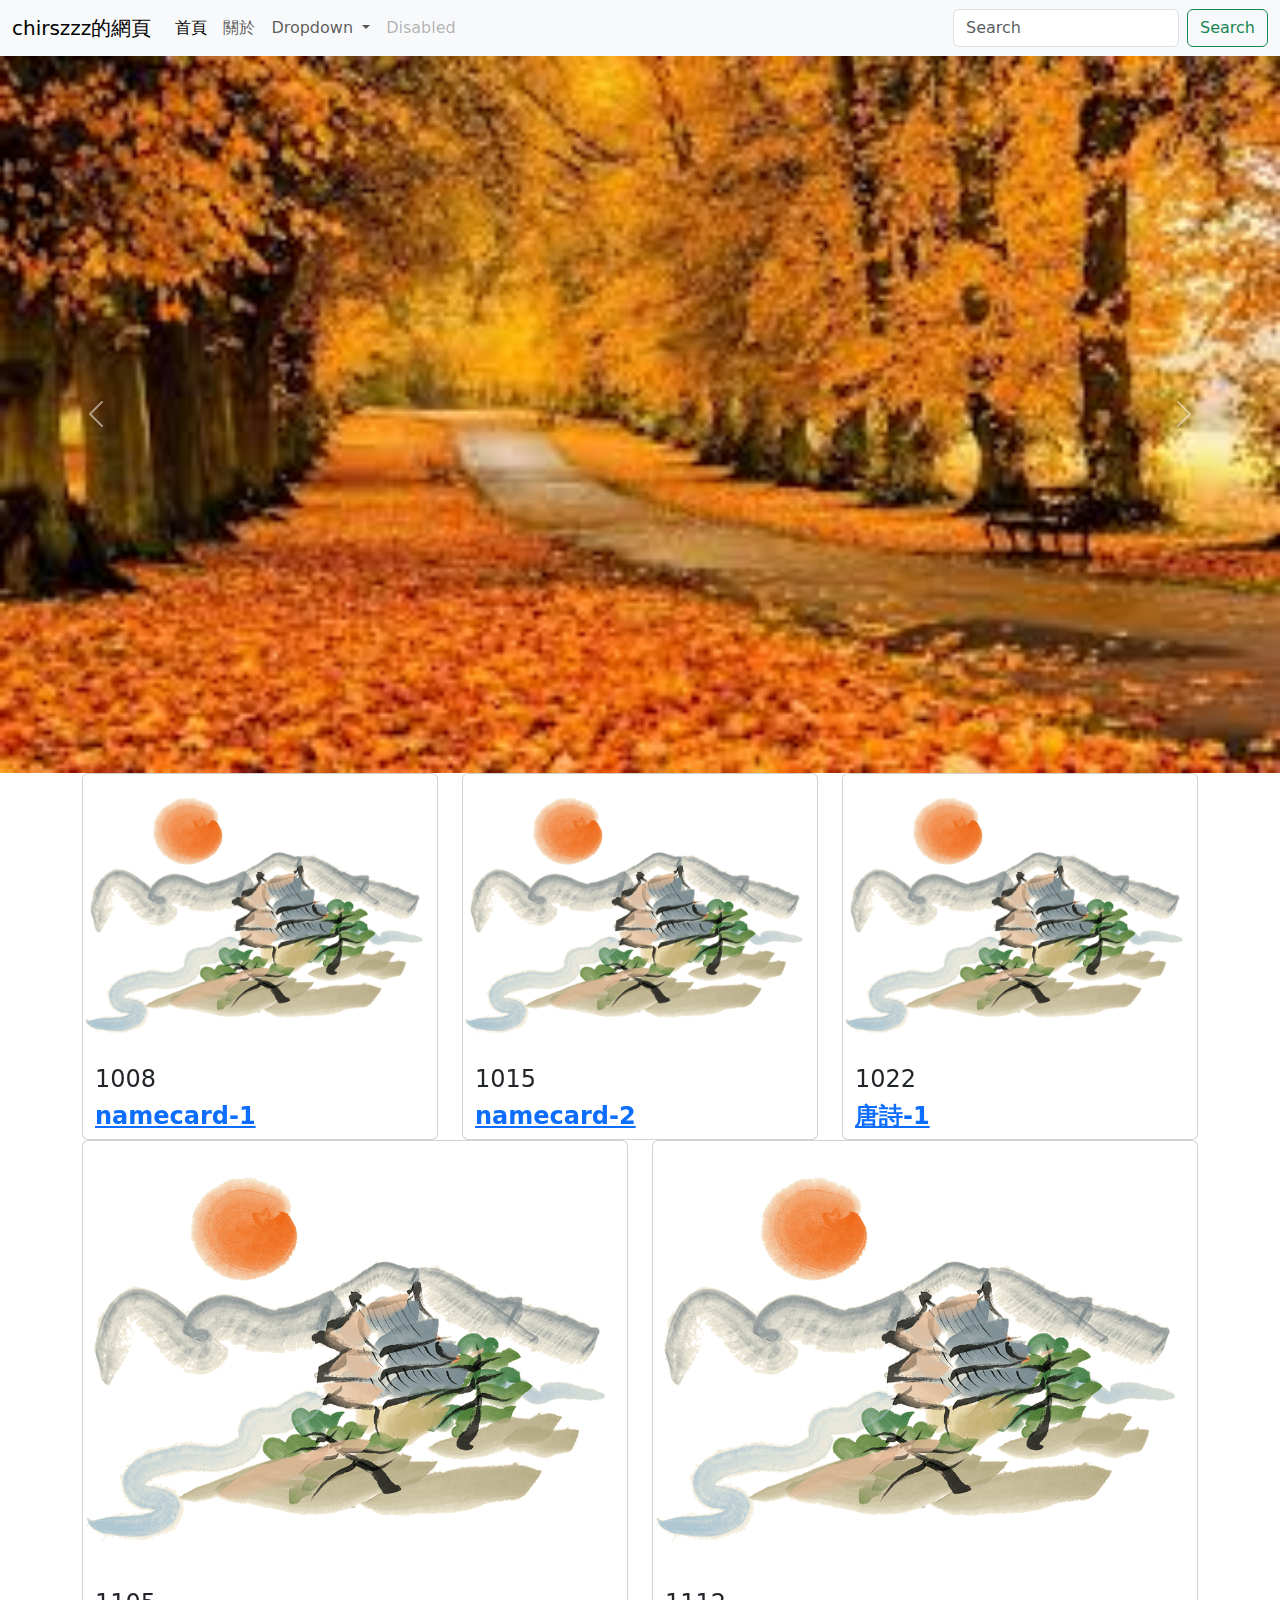
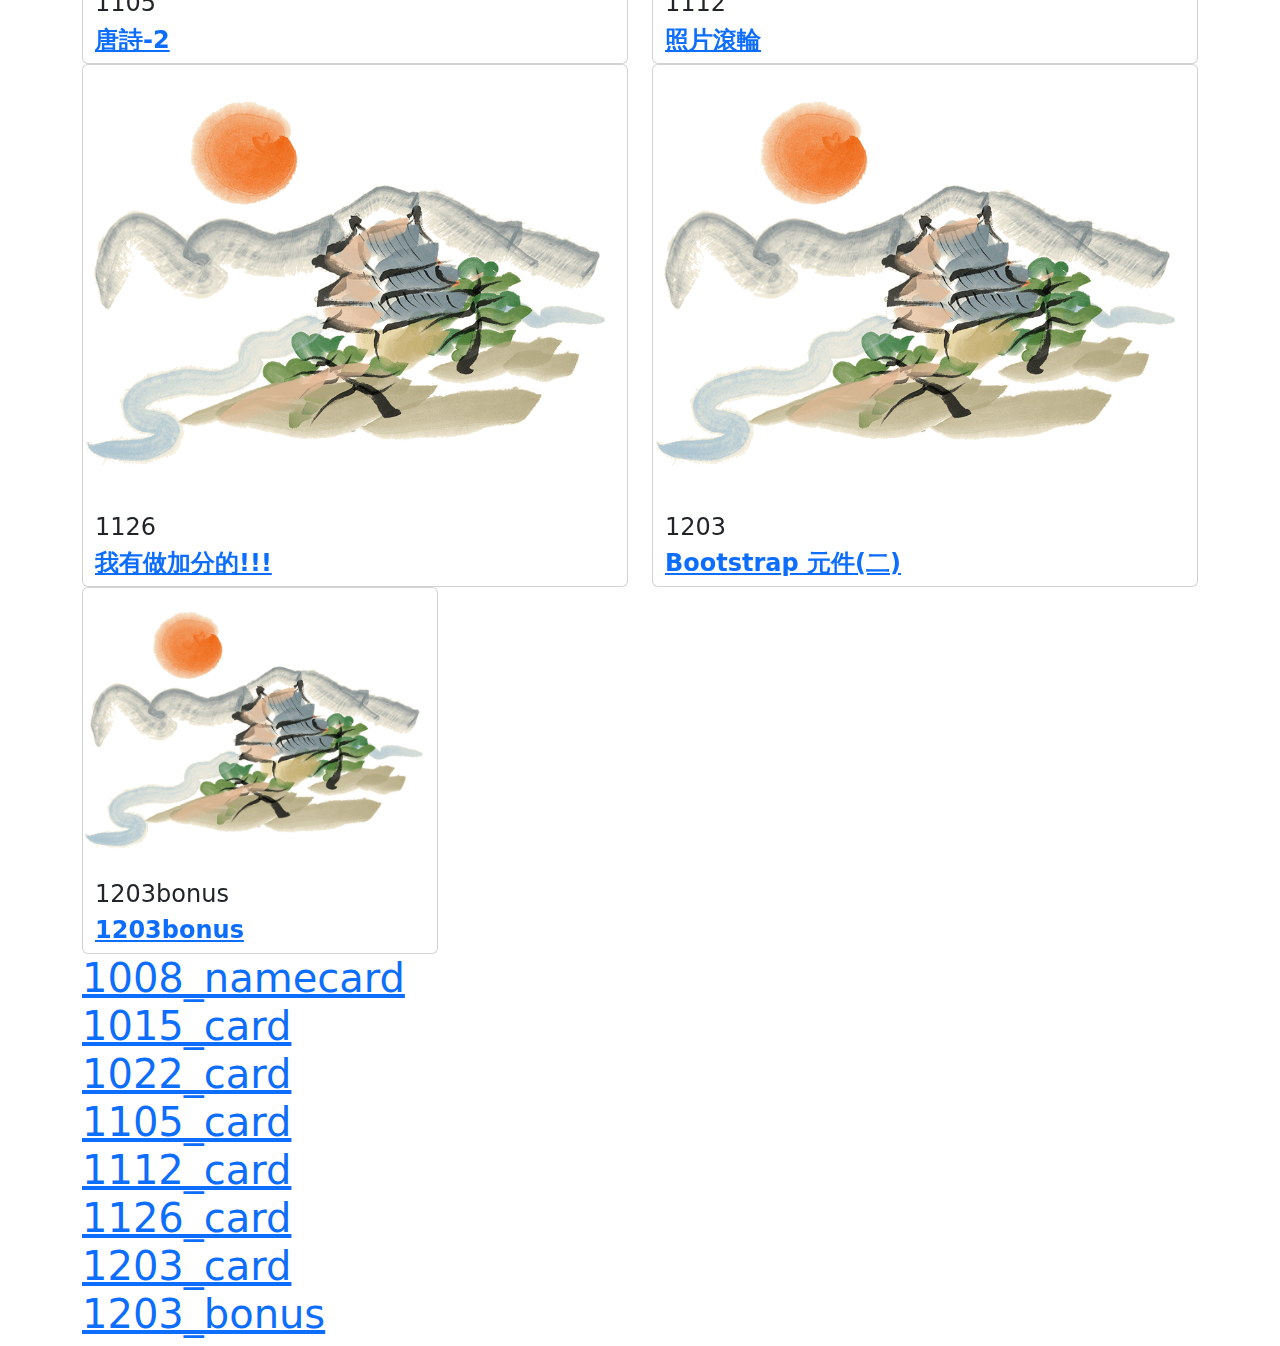
<file: index.html>
<!DOCTYPE html>

<html>

	<head>
		<meta charset="utf-8">
		<title>chris' NAMECARD</title>
		<link href="https://cdn.jsdelivr.net/npm/bootstrap@5.3.3/dist/css/bootstrap.min.css" rel="stylesheet" integrity="sha384-QWTKZyjpPEjISv5WaRU9OFeRpok6YctnYmDr5pNlyT2bRjXh0JMhjY6hW+ALEwIH" crossorigin="anonymous">
		<script src="https://cdn.jsdelivr.net/npm/bootstrap@5.3.3/dist/js/bootstrap.bundle.min.js" integrity="sha384-YvpcrYf0tY3lHB60NNkmXc5s9fDVZLESaAA55NDzOxhy9GkcIdslK1eN7N6jIeHz" crossorigin="anonymous"></script>
	</head>
	
	<body>
		<nav class="navbar navbar-expand-lg bg-body-tertiary">
			<div class="container-fluid">
			  <a class="navbar-brand" href="#">chirszzz的網頁</a>
			  <button class="navbar-toggler" type="button" data-bs-toggle="collapse" data-bs-target="#navbarSupportedContent" aria-controls="navbarSupportedContent" aria-expanded="false" aria-label="Toggle navigation">
				<span class="navbar-toggler-icon"></span>
			  </button>
			  <div class="collapse navbar-collapse" id="navbarSupportedContent">
				<ul class="navbar-nav me-auto mb-2 mb-lg-0">
				  <li class="nav-item">
					<a class="nav-link active" aria-current="page" href="#">首頁</a>
				  </li>
				  <li class="nav-item">
					<a class="nav-link" href="#">關於</a>
				  </li>
				  <li class="nav-item dropdown">
					<a class="nav-link dropdown-toggle" href="#" role="button" data-bs-toggle="dropdown" aria-expanded="false">
					  Dropdown
					</a>
					<ul class="dropdown-menu">
					  <li><a class="dropdown-item" href="#">Action</a></li>
					  <li><a class="dropdown-item" href="#">Another action</a></li>
					  <li><hr class="dropdown-divider"></li>
					  <li><a class="dropdown-item" href="#">Something else here</a></li>
					</ul>
				  </li>
				  <li class="nav-item">
					<a class="nav-link disabled" aria-disabled="true">Disabled</a>
				  </li>
				</ul>
				<form class="d-flex" role="search">
				  <input class="form-control me-2" type="search" placeholder="Search" aria-label="Search">
				  <button class="btn btn-outline-success" type="submit">Search</button>
				</form>
			  </div>
			</div>
		  </nav>
		
		  <div id="carouselExample" class="carousel slide">
			<div class="carousel-inner">
			  <div class="carousel-item active">
				<img src="/1112/fall.jpg" class="d-block w-100" alt="...">
			  </div>
			  <div class="carousel-item">
				<img src="/1112/summer.jpg" class="d-block w-100" alt="...">
			  </div>
			  <div class="carousel-item">
				<img src="/1112/spring.jpg" class="d-block w-100" alt="...">
			  </div>
			  <div class="carousel-item">
				<img src="/1112/winter.jpg" class="d-block w-100" alt="...">
			  </div>
			</div>
			<button class="carousel-control-prev" type="button" data-bs-target="#carouselExample" data-bs-slide="prev">
			  <span class="carousel-control-prev-icon" aria-hidden="true"></span>
			  <span class="visually-hidden">Previous</span>
			</button>
			<button class="carousel-control-next" type="button" data-bs-target="#carouselExample" data-bs-slide="next">
			  <span class="carousel-control-next-icon" aria-hidden="true"></span>
			  <span class="visually-hidden">Next</span>
			</button>
		  </div>
		
		  <div class="container">
			<div class="row">
				<div class="col-4"> 
					<div class='card'>
						<img src='/1105/1022/abc.png' alt='Avatar' style='width: 100%'>
							<div class='container'>
							<h4>1008</h4>
							<h4><b><a href=".\1008\index.html">namecard-1</a></b></h4>
							</div>
					</div>
				</div>
				
				<div class="col-4"> 
					<div class='card'>
						<img src='/1105/1022/abc.png' alt='Avatar' style='width: 100%'>
							<div class='container'>
							<h4>1015</h4>
							<h4><b><a href=".\1015\index.html">namecard-2</a></b></h4>
						    </div>
					</div>
				</div>
				<div class="col-4">
					<div class='card'>
						<img src='/1105/1022/abc.png' alt='Avatar' style='width: 100%'>
							<div class='container'>
							<h4>1022</h4>
							<h4><b><a href=".\1022\index.html">唐詩-1</a></b></h4>
						   </div>
					</div>
				</div>
			</div>
			<div class="row">
				<div class="col-6"> 
					<div class='card'>
						<img src='/1105/1022/abc.png' alt='Avatar' style='width: 100%'>
							<div class='container'>
							<h4>1105</h4>
							<h4><b><a href=".\1105\1022\index.html">唐詩-2</a></b></h4>
						    </div>
					</div>
				</div>
				<div class="col-6"> 
					<div class='card'>
						<img src='/1105/1022/abc.png' alt='Avatar' style='width: 100%'>
							<div class='container'>
							<h4>1112</h4>
							<h4><b><a href=".\1112\index.html">照片滾輪</a></b></h4>
						    </div>
					</div>
				</div>
				<div class="col-6"> 
					<div class='card'>
						<img src='/1105/1022/abc.png' alt='Avatar' style='width: 100%'>
							<div class='container'>
							<h4>1126</h4>
							<h4><b><a href=".\1126\index.html">我有做加分的!!!</a></b></h4>
						    </div>
					</div>
				</div>
				<div class="col-6"> 
					<div class='card'>
						<img src='/1105/1022/abc.png' alt='Avatar' style='width: 100%'>
							<div class='container'>
							<h4>1203</h4>
							<h4><b><a href=".\1203\index.html">Bootstrap 元件(二)</a></b></h4>
						    </div>
					</div>
				</div>
				<div class="col-4"> 
					<div class='card'>
						<img src='/1105/1022/abc.png' alt='Avatar' style='width: 100%'>
							<div class='container'>
							<h4>1203bonus</h4>
							<h4><b><a href=".\1203\bonus.index.html">1203bonus</a></b></h4>
							</div>
					</div>
				</div>
			<div>
		<div>
		<h1>
		<a href='./1008/1008_namecard.html'>
		1008_namecard
		</a><br />
		<a href='./1015/index.html'>
		1015_card
		</a><br />
		<a href='./1022/index.html'>
		1022_card
		</a><br />
		<a href='./1105/1022/index.html'>
		1105_card
		</a><br />
		<a href='./1112/index.html'>
		1112_card
		</a><br />
		<a href='./1126/index.html'>
		1126_card
		</a><br />
		<a href='./1203/index.html'>
		1203_card
		</a><br />
		<a href='./1203/bonus.index.html'>
		1203_bonus
		</a><br />
		</h1>
	</body>


</html>
</file>
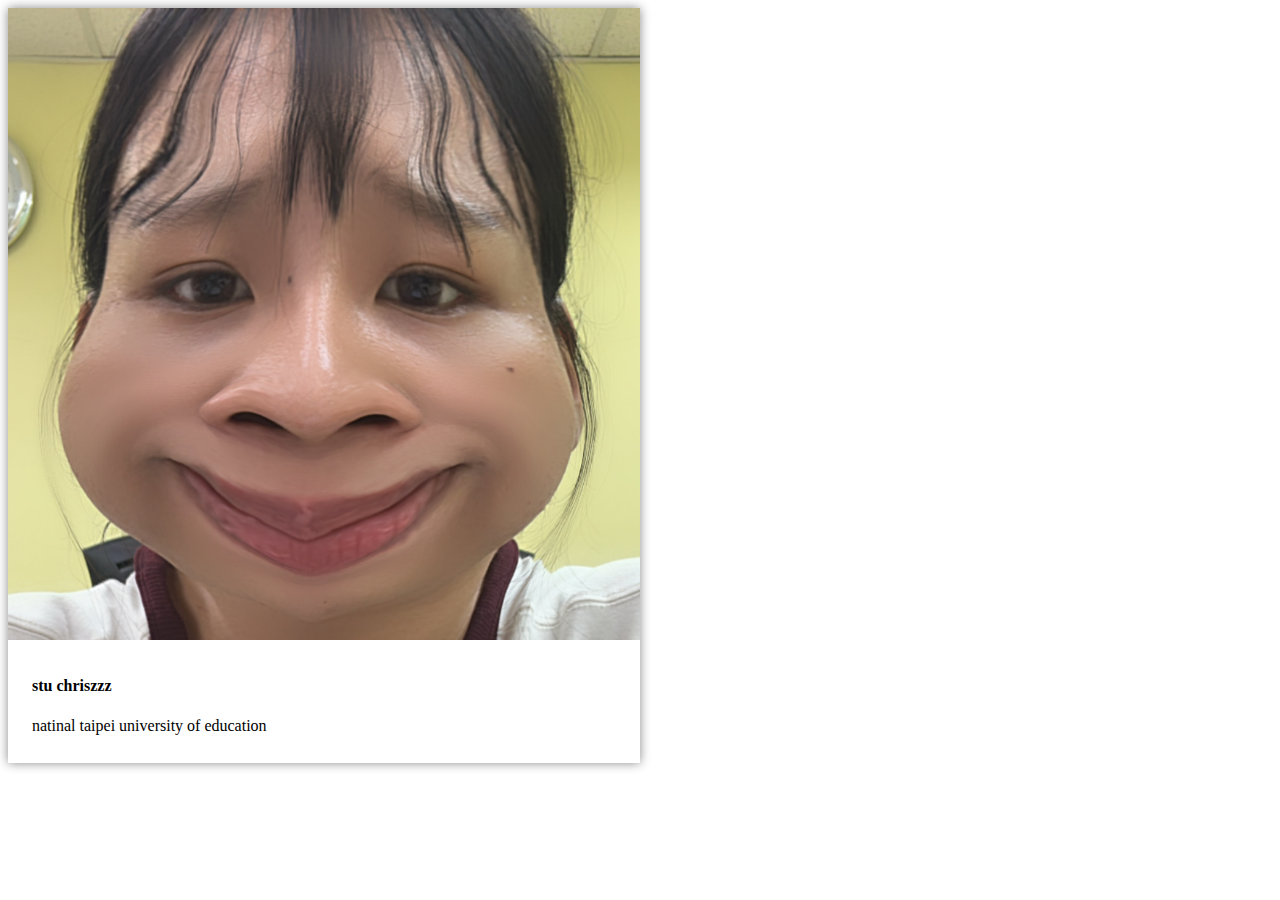
<file: 1015/index.html>
<!DOCTYPE html>

<html>
 <head>
 <meta charset='utf-8'>
 <title>Chriszzz</title>
 <style>
  .card{ width: 50%;
   box-shadow: 0px 0px 10px 0px #888888;
  }
  
  .container{ 
 padding: 12px 24px;
  }
  </style>
 
 
 
 </head>
 
 <body>
 <div class='card'>
<img src='img_avator.png' style='width:100%'>
<div class='container'>
   
   <h4> stu chriszzz</h4>
   <p> natinal taipei university of education</p>
</div>


</body>
</html>
</file>
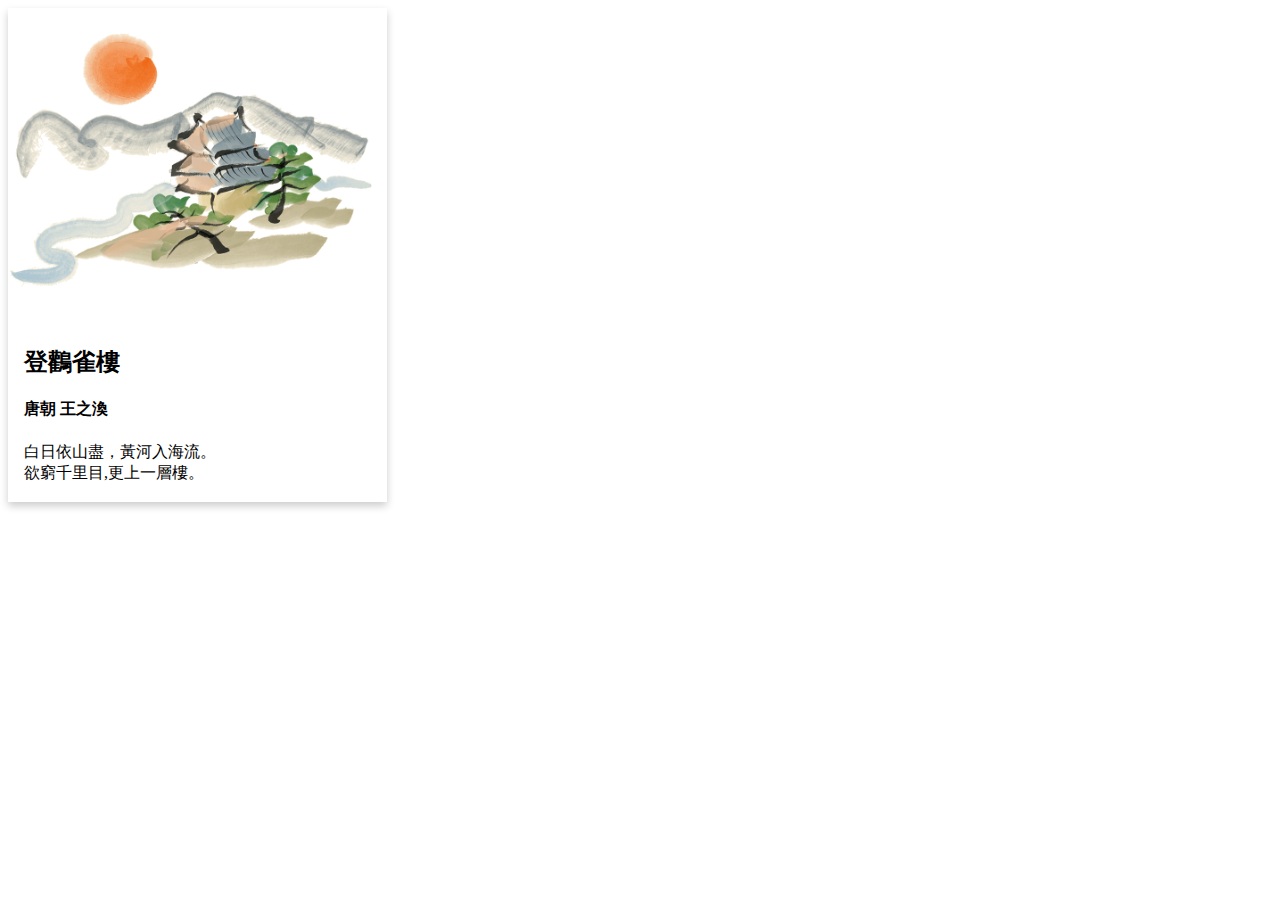
<file: 1022/index.html>
<!DOCTYPE html>
<html>
 <head>
  <link href="abc.css" rel="stylesheet" type="text/css">
 <link rel="preconnect" href="https://fonts.googleapis.com">
<link rel="preconnect" href="https://fonts.gstatic.com" crossorigin>
<link href="https://fonts.googleapis.com/css2?family=Noto+Serif+TC:wght@200..900&display=swap" rel="stylesheet">
</head>
<body>
<div class="card">
<img src="abc.png" style="width:100%">
<div class="container .noto-serif-tc-123">
<h2>登鸛雀樓</h2>
<h4><b>唐朝 王之渙</b></h4>
<p>白日依山盡，黃河入海流。<br/>
欲窮千里目,更上一層樓。</p>
</div>
</div>
</body>
</html>
</file>
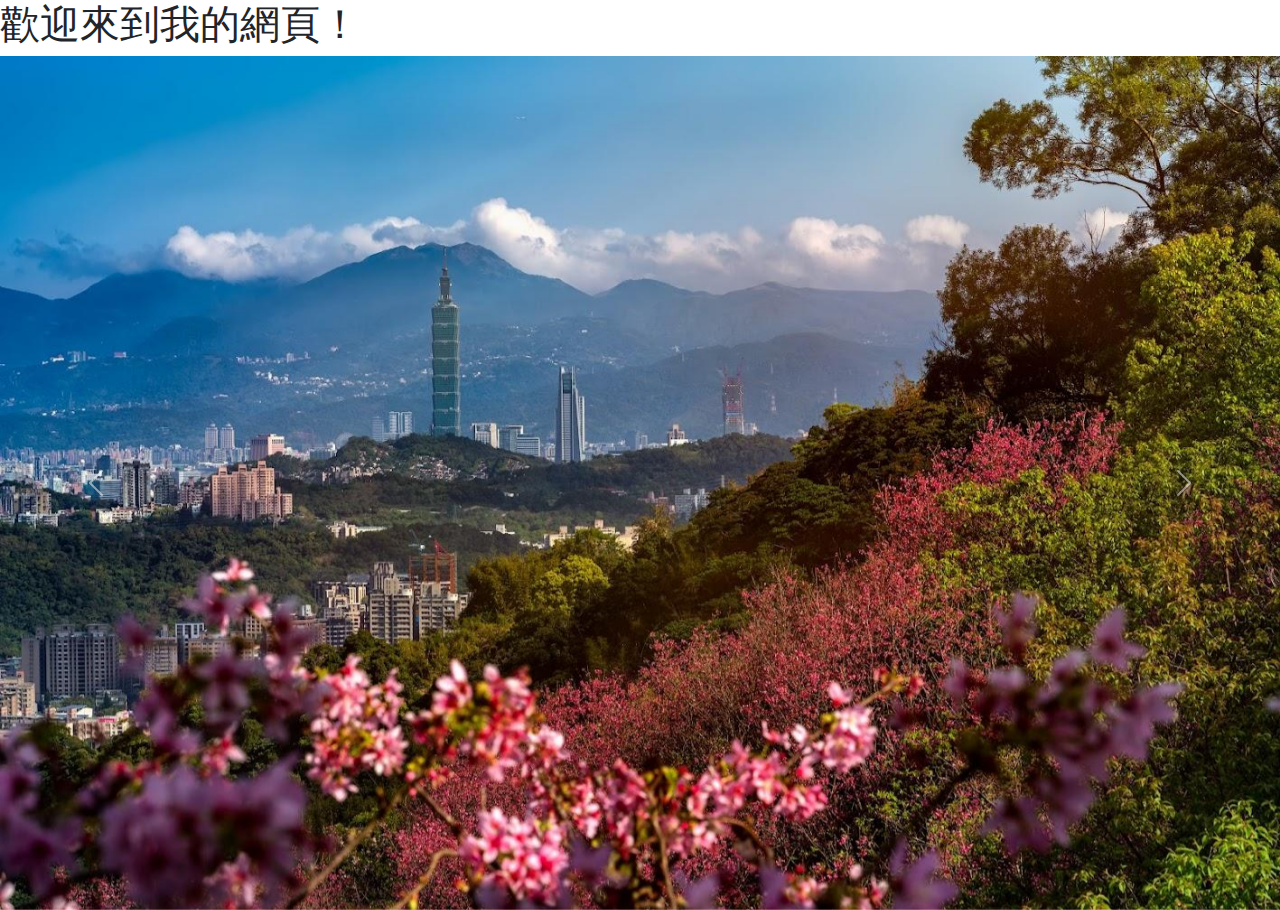
<file: 1112/index.html>
<!DOCTYPE html>
<html lang="zh-Hant">
<head>
    <meta charset="UTF-8">
    <meta name="viewport" content="width=device-width, initial-scale=1.0">
    <title>基本 HTML 網頁</title>
    <link href="https://cdn.jsdelivr.net/npm/bootstrap@5.3.3/dist/css/bootstrap.min.css" rel="stylesheet" integrity="sha384-QWTKZyjpPEjISv5WaRU9OFeRpok6YctnYmDr5pNlyT2bRjXh0JMhjY6hW+ALEwIH" crossorigin="anonymous">
<script src="https://cdn.jsdelivr.net/npm/bootstrap@5.3.3/dist/js/bootstrap.bundle.min.js" integrity="sha384-YvpcrYf0tY3lHB60NNkmXc5s9fDVZLESaAA55NDzOxhy9GkcIdslK1eN7N6jIeHz" crossorigin="anonymous"></script>
</head>
<body>
    <h1>歡迎來到我的網頁！</h1>
    <div id="carouselExample" class="carousel slide">
    <div class="carousel-inner">
      <div class="carousel-item active">
        <img src="spring.jpg" class="d-block w-100" alt="...">
      </div>
      <div class="carousel-item">
        <img src="summer.jpg" class="d-block w-100" alt="...">
      </div>
      <div class="carousel-item">
        <img src="fall.jpg" class="d-block w-100" alt="...">
      </div>
      <div class="carousel-item">
        <img src="winter.jpg" class="d-block w-100" alt="...">
      </div>
    </div>
    <button class="carousel-control-prev" type="button" data-bs-target="#carouselExample" data-bs-slide="prev">
      <span class="carousel-control-prev-icon" aria-hidden="true"></span>
      <span class="visually-hidden">Previous</span>
    </button>
    <button class="carousel-control-next" type="button" data-bs-target="#carouselExample" data-bs-slide="next">
      <span class="carousel-control-next-icon" aria-hidden="true"></span>
      <span class="visually-hidden">Next</span>
    </button>
  </div>
</body>
</html
</file>
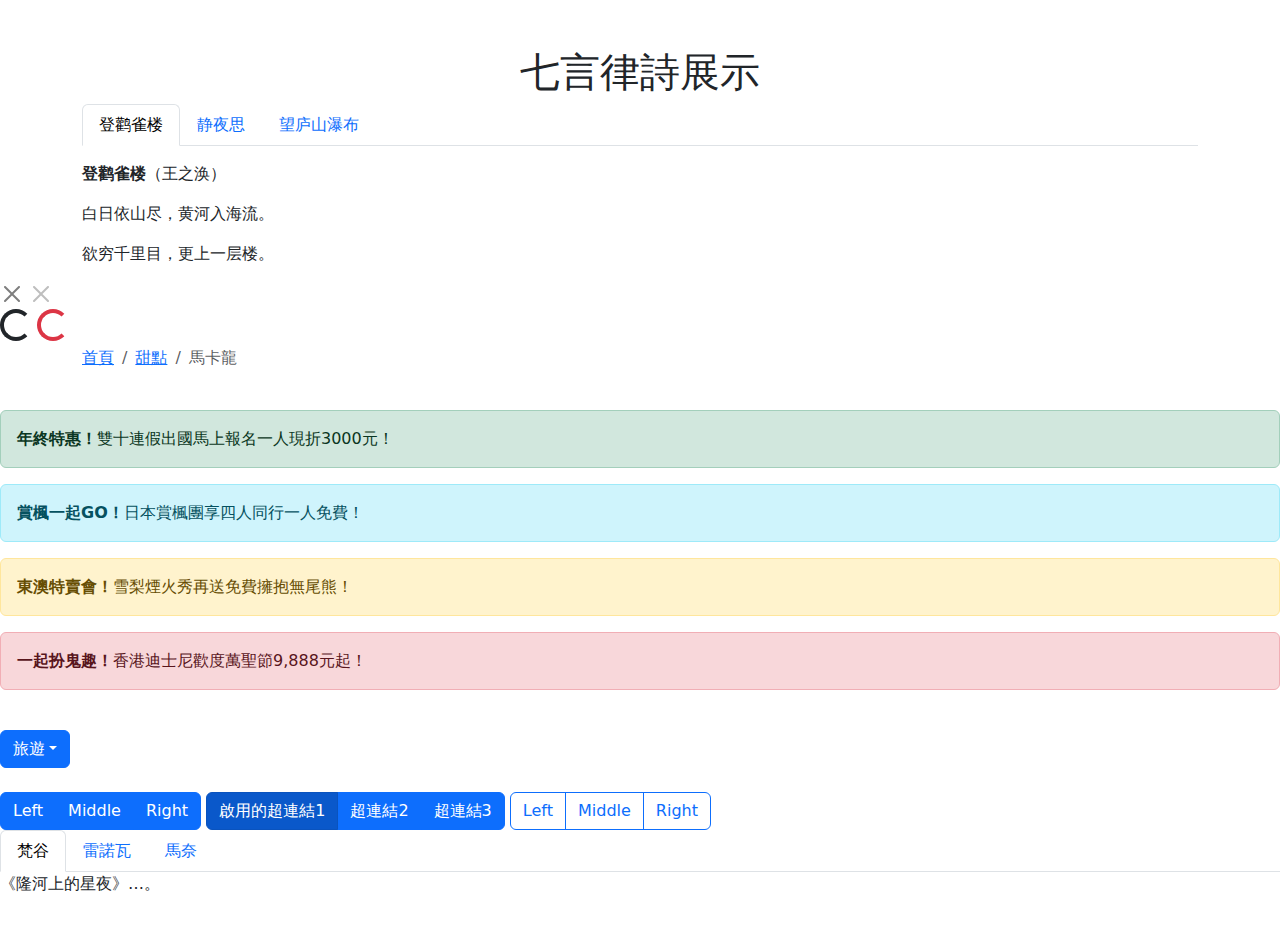
<file: 1126/index.html>
<!DOCTYPE html>
<html lang="zh-Hant">

<head>
    <meta charset="UTF-8">
    <meta name="viewport" content="width=device-width, initial-scale=1.0">
    <title>BOOTSTRAP</title>
    <link href="https://cdn.jsdelivr.net/npm/bootstrap@5.3.3/dist/css/bootstrap.min.css" rel="stylesheet"
        integrity="sha384-QWTKZyjpPEjISv5WaRU9OFeRpok6YctnYmDr5pNlyT2bRjXh0JMhjY6hW+ALEwIH" crossorigin="anonymous">
    <script src="https://cdn.jsdelivr.net/npm/bootstrap@5.3.3/dist/js/bootstrap.bundle.min.js"
        integrity="sha384-YvpcrYf0tY3lHB60NNkmXc5s9fDVZLESaAA55NDzOxhy9GkcIdslK1eN7N6jIeHz"
        crossorigin="anonymous"></script>
</head>

<body>
    <!DOCTYPE html>
<html lang="zh-Hant">
<head>
    <meta charset="UTF-8">
    <meta name="viewport" content="width=device-width, initial-scale=1.0">
    <title>七言律詩展示</title>
    <link href="https://cdn.jsdelivr.net/npm/bootstrap@5.3.3/dist/css/bootstrap.min.css" rel="stylesheet">
</head>
<body>
    <div class="container mt-5">
        <h1 class="text-center">七言律詩展示</h1>
        <ul class="nav nav-tabs" id="myTab" role="tablist">
            <li class="nav-item" role="presentation">
                <a class="nav-link active" id="tab1-tab" data-bs-toggle="tab" href="#tab1" role="tab" aria-controls="tab1" aria-selected="true">登鹳雀楼</a>
            </li>
            <li class="nav-item" role="presentation">
                <a class="nav-link" id="tab2-tab" data-bs-toggle="tab" href="#tab2" role="tab" aria-controls="tab2" aria-selected="false">静夜思</a>
            </li>
            <li class="nav-item" role="presentation">
                <a class="nav-link" id="tab3-tab" data-bs-toggle="tab" href="#tab3" role="tab" aria-controls="tab3" aria-selected="false">望庐山瀑布</a>
            </li>
        </ul>
        <div class="tab-content mt-3" id="myTabContent">
            <div class="tab-pane fade show active" id="tab1" role="tabpanel" aria-labelledby="tab1-tab">
                <p><strong>登鹳雀楼</strong>（王之涣）</p>
                <p>白日依山尽，黄河入海流。</p>
                <p>欲穷千里目，更上一层楼。</p>
            </div>
           
            <div class="tab-pane fade" id="tab2" role="tabpanel" aria-labelledby="tab2-tab">
                <p><strong>静夜思</strong>（李白）</p>
                <p>床前明月光，疑是地上霜。</p>
                <p>举头望明月，低头思故乡。</p>
            </div>
           
            <div class="tab-pane fade" id="tab3" role="tabpanel" aria-labelledby="tab3-tab">
                <p><strong>望庐山瀑布</strong>（李白）</p>
                <p>日照香炉生紫烟，遥看瀑布挂前川。</p>
                <p>飞流直下三千尺，疑是银河落九天。</p>
            </div>
        </div>
    </div>

    <script src="https://cdn.jsdelivr.net/npm/@popperjs/core@2.11.6/dist/umd/popper.min.js"></script>
    <script src="https://cdn.jsdelivr.net/npm/bootstrap@5.3.3/dist/js/bootstrap.min.js"></script>
</body>
</html>







    <button type="button" class="btn-close"></button>
    <button type="button" class="btn-close" disabled></button><br />
    <div class="spinner-border">
        <span class="visually-hidden">Loading...</span>
    </div>
    <div class="spinner-border text-danger">
        <span class="visually-hidden">Loading...</span>
    </div><br />
    <div class="container">
        <ul class="breadcrumb">
            <li class="breadcrumb-item"><a href="#">首頁</a></li>
            <li class="breadcrumb-item"><a href="#">甜點</a></li>
            <li class="breadcrumb-item active">馬卡龍</li>
        </ul>
    </div><br />
    <div class="alert alert-success" role="alert">
        <strong>年終特惠！</strong>雙十連假出國馬上報名一人現折3000元！
    </div>
    <div class="alert alert-info" role="alert">
        <strong>賞楓一起GO！</strong>日本賞楓團享四人同行一人免費！
    </div>
    <div class="alert alert-warning" role="alert">
        <strong>東澳特賣會！</strong>雪梨煙火秀再送免費擁抱無尾熊！
    </div>
    <div class="alert alert-danger" role="alert">
        <strong>一起扮鬼趣！</strong>香港迪士尼歡度萬聖節9,888元起！
    </div><br />
    <div class="dropdown">
        <button class="btn btn-primary dropdown-toggle" type="button" data-bs-toggle="dropdown">旅遊</button>
        <ul class="dropdown-menu">
            <li>
                <h4 class="dropdown-header">國外旅遊</h4>
            </li>
            <li><a class="dropdown-item " href="#">國外團體</a></li>
            <li><a class="dropdown-item " href="#">國外自由行</a></li>
            <li>
                <hr class="dropdown-divider">
            </li>
            <li>
                <h4 class="dropdown-header">國內旅遊</h4>
            </li>
            <li><a class="dropdown-item " href="#">國內團體</a></li>
            <li><a class="dropdown-item " href="#">國內自由行</a></li>
        </ul>
    </div><br />
    <div class="btn-group" role="group">
        <button type="button" class="btn btn-primary">Left</button>
        <button type="button" class="btn btn-primary">Middle</button>
        <button type="button" class="btn btn-primary">Right</button>
    </div>
    <div class="btn-group" role="group">
        <a href="#" class="btn btn-primary active">啟用的超連結1</a>
        <a href="#" class="btn btn-primary">超連結2</a>
        <a href="#" class="btn btn-primary">超連結3</a>
    </div>
    <div class="btn-group" role="group">
        <button type="button" class="btn btn-outline-primary">Left</button>
        <button type="button" class="btn btn-outline-primary">Middle</button>
        <button type="button" class="btn btn-outline-primary">Right</button>
    </div><br />
    <!-- 導覽元件 -->
    <ul class="nav nav-tabs" id="myTab">
        <li class="nav-item"><a class="nav-link active" data-bs-toggle="tab" href="#tab1">梵谷</a></li>
        <li class="nav-item"><a class="nav-link" data-bs-toggle="tab" href="#tab2">雷諾瓦</a></li>
        <li class="nav-item"><a class="nav-link" data-bs-toggle="tab" href="#tab3">馬奈</a></li>
    </ul>
    <!-- 標籤頁內容 -->
    <div class="tab-content" id="myTabContent">
        <div class="tab-pane fade show active" id="tab1">
            <p>《隆河上的星夜》…。</p>
        </div>
        <div class="tab-pane fade" id="tab2">
            <p>《煎餅磨坊的舞會》…。</p>
        </div>
        <div class="tab-pane fade" id="tab3">
            <p>《草地上的午餐》…。</p>
        </div>
    </div><br />

</body>

</html>
</file>
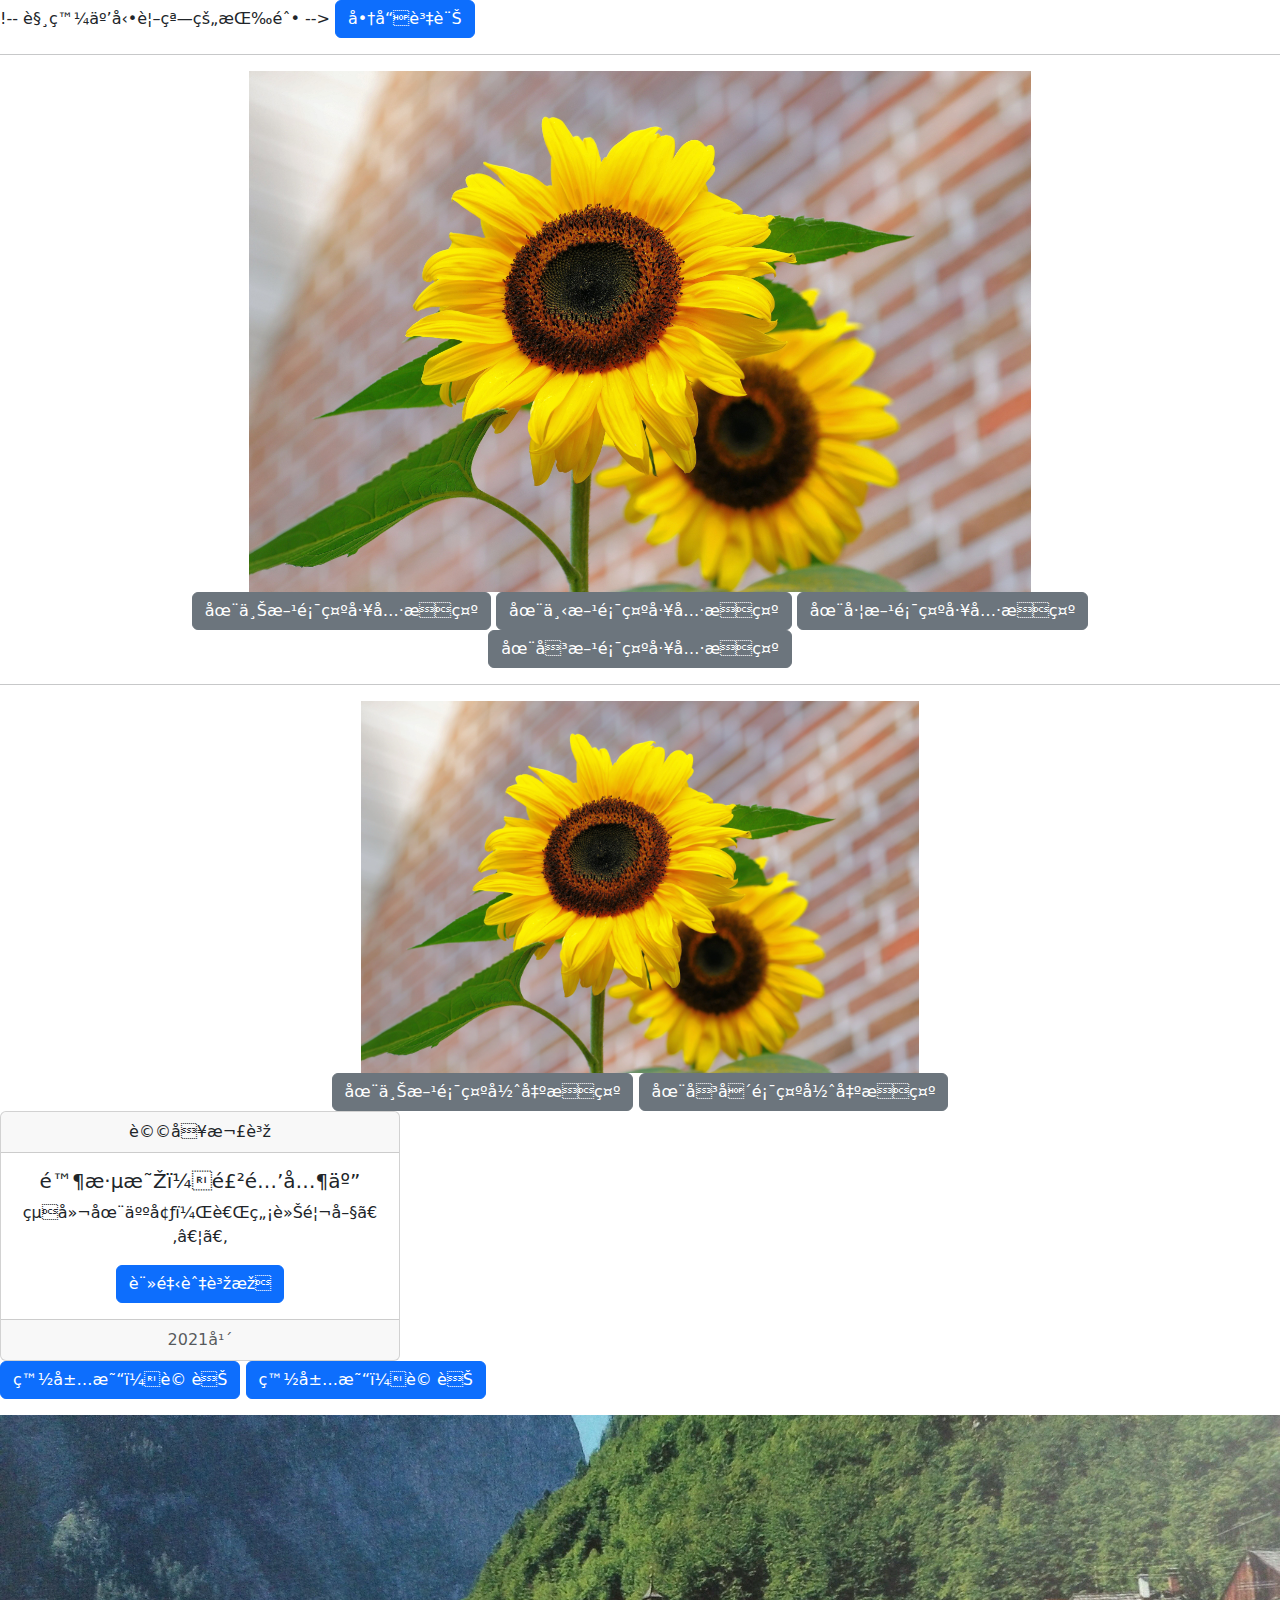
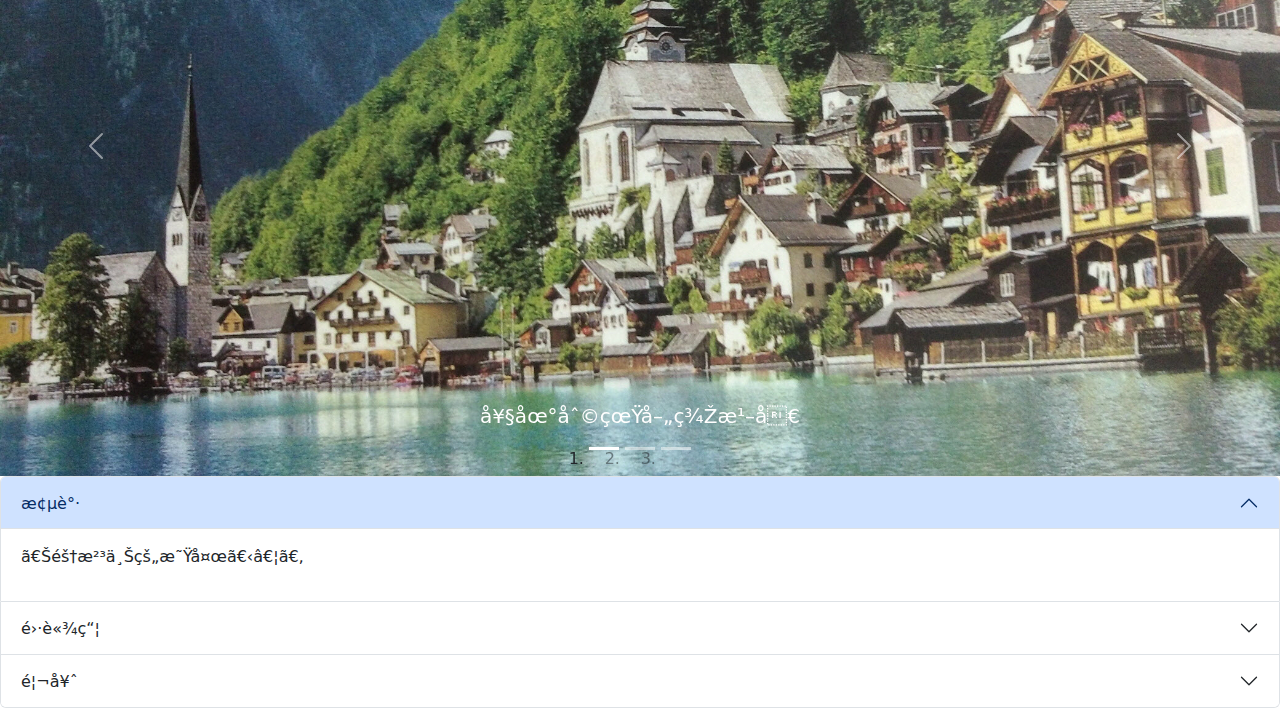
<file: 1203/index.html>
<!DOCTYPE html>
<html lang=""en">

<head>
    <meta charset=""UTF-8">
    <meta name="viewport" content="width=device-width, initial-scale=1.0">
    <title>bootstrap example</title>
    <link href="https://cdn.jsdelivr.net/npm/bootstrap@5.3.3/dist/css/bootstrap.min.css" rel="stylesheet" integrity="sha384-QWTKZyjpPEjISv5WaRU9OFeRpok6YctnYmDr5pNlyT2bRjXh0JMhjY6hW+ALEwIH" crossorigin="anonymous">
<script src="https://cdn.jsdelivr.net/npm/bootstrap@5.3.3/dist/js/bootstrap.bundle.min.js" integrity="sha384-YvpcrYf0tY3lHB60NNkmXc5s9fDVZLESaAA55NDzOxhy9GkcIdslK1eN7N6jIeHz" crossorigin="anonymous"></script>
</head>
<body>
    !-- 觸發互動視窗的按鈕 -->
    <button type="button" class="btn btn-primary" data-bs-toggle="modal" 
      data-bs-target="#myModal">商品資訊</button>
    <!-- 互動視窗 -->
    <div class="modal fade" id="myModal" tabindex="-1">
      <div class="modal-dialog">
        <div class="modal-content">
          <div class="modal-header">
            <h3 class="modal-title">夢幻水晶香檳杯</h3>
            <button type="button" class="btn-close" data-bs-dismiss="modal"></button>
          </div>
          <div class="modal-body">
            <img src="cup.jpg" width="50%" class="img-fluid">
            <p class="h3 text-end">$30.0</p>
          </div>
          <div class="modal-footer">
            <button type="button" class="btn btn-primary">放入購物車</button>
          </div>
        </div>
      </div>
    </div>
<hr>
    <div class="container text-center">  
        <img src="flowers3.jpg" width="70%" class="img-fluid"><br>
        <button type="button" class="btn btn-secondary" data-bs-toggle="tooltip" 
          data-bs-placement="top" title="太陽花">在上方顯示工具提示</button>
        <button type="button" class="btn btn-secondary" data-bs-toggle="tooltip"
          data-bs-placement="bottom" title="太陽花">在下方顯示工具提示</button>
        <button type="button" class="btn btn-secondary" data-bs-toggle="tooltip"
          data-bs-placement="left" title="太陽花">在左方顯示工具提示</button>
        <button type="button" class="btn btn-secondary" data-bs-toggle="tooltip"
          data-bs-placement="right" title="太陽花">在右方顯示工具提示</button>	
      </div>
     
      <script>
        var tooltipTriggerList = [].slice.call(document.querySelectorAll('[data-bs-toggle="tooltip"]'));
        var tooltipList = tooltipTriggerList.map(function (tooltipTriggerEl) {
          return new bootstrap.Tooltip(tooltipTriggerEl)
        });
      </script>
 <hr>
<div class="container text-center">
    <img src="flowers3.jpg" width="50%" class="img-fluid"><br>
    <button type="button" class="btn btn-secondary" data-bs-container="body" 
      data-bs-toggle="popover" data-bs-placement="top" data-bs-content="太陽花">
      在上方顯示彈出提示</button>
  
    <button type="button" class="btn btn-secondary" title="圖片標題" 
      data-bs-toggle="popover" data-bs-placement="right" data-bs-content="太陽花">
      在右側顯示彈出提示</button>
</div>
  <script>
    var popoverTriggerList = [].slice.call(document.querySelectorAll('[data-bs-toggle="popover"]'));
    var popoverList = popoverTriggerList.map(function (popoverTriggerEl) {
      return new bootstrap.Popover(popoverTriggerEl)
    });
  </script>
<div class="card text-center" style="width: 400px;">
    <div class="card-header">詩句欣賞</div>
    <div class="card-body">
      <h5 class="card-title">陶淵明－飲酒其五</h5>
      <p class="card-text">結廬在人境，而無車馬喧。…。</p>
      <a href="#" class="btn btn-primary">註釋與賞析</a>
    </div>
    <div class="card-footer text-muted">2021年</div>
  </div>
  <p>
    <a class="btn btn-primary" data-bs-toggle="collapse" href="#collapseContent">
      白居易－詠菊</a>
    <button class="btn btn-primary" type="button" data-bs-toggle="collapse" 
      data-bs-target="#collapseContent">白居易－詠菊</button>
  </p>
  <div class="collapse" id="collapseContent">
    <div class="card card-body">
      夜新霜著瓦輕，芭蕉新折敗荷傾。耐寒唯有東籬菊，金粟初開曉更清。
    </div>
  </div>
  <div id="myCarousel" class="carousel slide" data-bs-ride="carousel">
    <!-- 輪播指示 -->
    <ol class="carousel-indicators">
      <li data-bs-target="#myCarousel" data-bs-slide-to="0" class="active"></li>
      <li data-bs-target="#myCarousel" data-bs-slide-to="1"></li>
      <li data-bs-target="#myCarousel" data-bs-slide-to="2"></li>
    </ol>
    <!-- 輪播內容 -->
    <div class="carousel-inner">
      <div class="carousel-item active">
        <img src="photo1.jpg" class="d-block w-100" alt="真善美湖區">
        <div class="carousel-caption d-none d-md-block">
          <h5>奧地利真善美湖區</h5>
        </div>
      </div>
      <div class="carousel-item">
        <img src="photo2.jpg" class="d-block w-100" alt="熊布朗宮">
        <div class="carousel-caption d-none d-md-block">
          <h5>奧地利熊布朗宮</h5>
        </div>
      </div>
      <div class="carousel-item">
        <img src="photo3.jpg" class="d-block w-100" alt="雪的美術館">
        <div class="carousel-caption d-none d-md-block">
          <h5>北海道雪的美術館</h5>
        </div>
      </div>
    </div>
    <!-- 輪播控制 -->
    <a class="carousel-control-prev" href="#myCarousel" data-bs-slide="prev">
      <span class="carousel-control-prev-icon"></span>
      <span class="visually-hidden">Previous</span></a>
    <a class="carousel-control-next" href="#myCarousel" data-bs-slide="next">
      <span class="carousel-control-next-icon"></span>
      <span class="visually-hidden">Next</span></a>
  </div>
  <div class="accordion" id="myAccordion">
    <div class="accordion-item">
      <h2 class="accordion-header" id="heading1">
        <button type="button" class="accordion-button" data-bs-toggle="collapse" 
          data-bs-target="#collapse1">梵谷</button>
      </h2>
      <div id="collapse1" class="accordion-collapse collapse show"
        data-bs-parent="#myAccordion">
        <div class="accordion-body">
          <p>《隆河上的星夜》…。</p>
        </div>
      </div>
    </div>
    <div class="accordion-item">
      <h2 class="accordion-header" id="heading2">
        <button type="button" class="accordion-button collapsed" data-bs-toggle="collapse"
          data-bs-target="#collapse2">雷諾瓦</button>
      </h2>
      <div id="collapse2" class="accordion-collapse collapse" data-bs-parent="#myAccordion">
        <div class="accordion-body">
          <p>《煎餅磨坊的舞會》…。</p>
        </div>
      </div>
    </div>
    <div class="accordion-item">
      <h2 class="accordion-header" id="heading3">
        <button type="button" class="accordion-button collapsed" data-bs-toggle="collapse" 
          data-bs-target="#collapse3">馬奈</button>
      </h2>
      <div id="collapse3" class="accordion-collapse collapse" data-bs-parent="#myAccordion">
        <div class="accordion-body">
          <p>《草地上的午餐》…。</p>
        </div>
      </div>
    </div>
  </div>

</body>
</html>
</file>
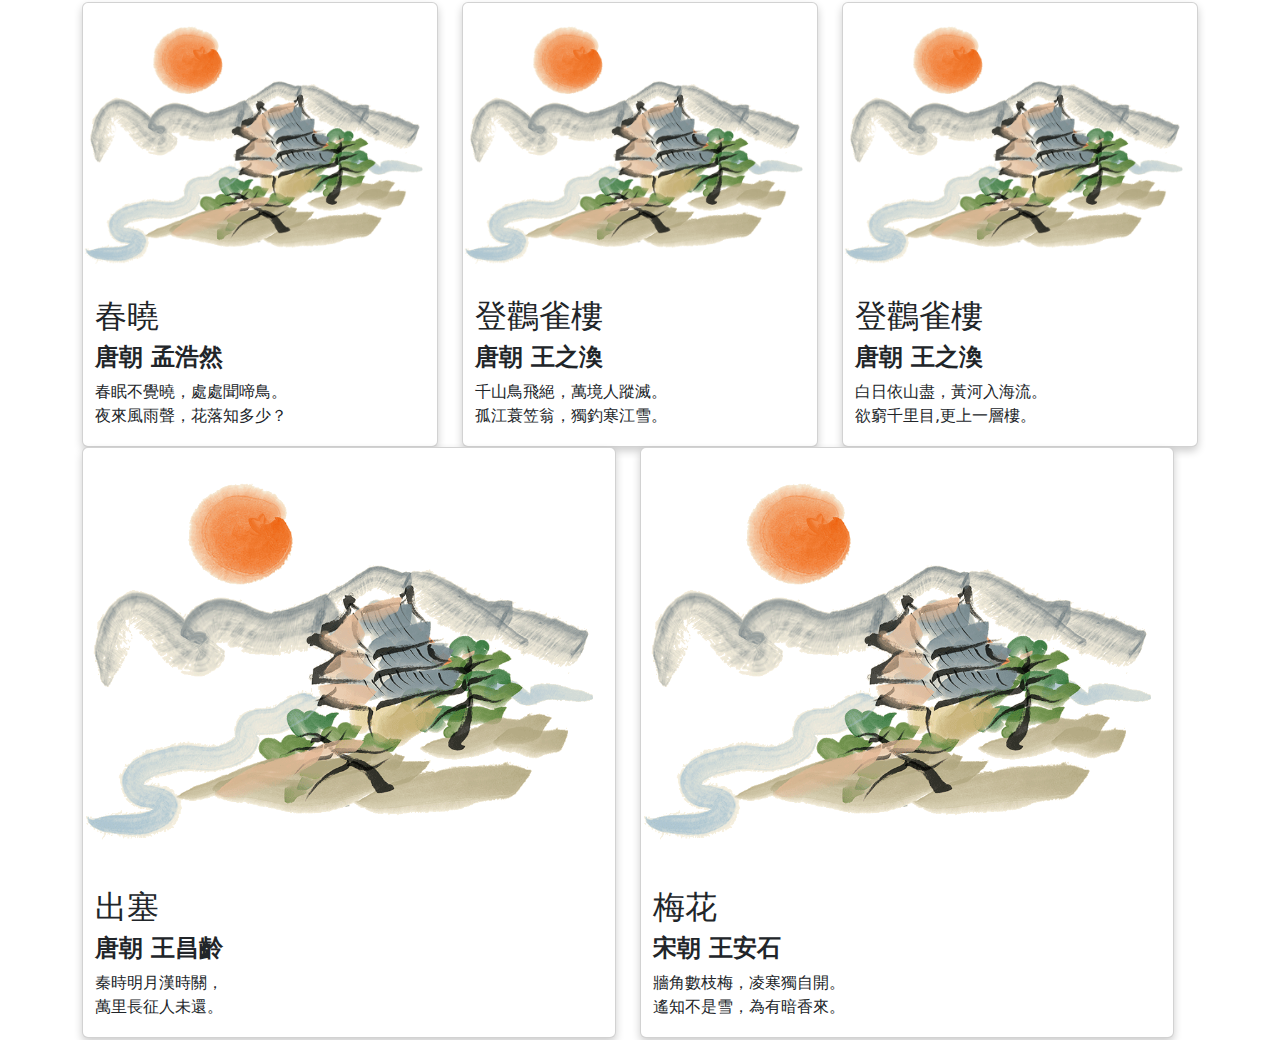
<file: 1105/1022/index.html>
<!DOCTYPE html>
<html>
 <head>
  <link href="abc.css" rel="stylesheet" type="text/css">
 <link rel="preconnect" href="https://fonts.googleapis.com">
<link rel="preconnect" href="https://fonts.gstatic.com" crossorigin>
<link href="https://fonts.googleapis.com/css2?family=Noto+Serif+TC:wght@200..900&display=swap" rel="stylesheet">
<link href="https://cdn.jsdelivr.net/npm/bootstrap@5.3.3/dist/css/bootstrap.min.css" rel="stylesheet" integrity="sha384-QWTKZyjpPEjISv5WaRU9OFeRpok6YctnYmDr5pNlyT2bRjXh0JMhjY6hW+ALEwIH" crossorigin="anonymous">
<script src="https://cdn.jsdelivr.net/npm/bootstrap@5.3.3/dist/js/bootstrap.bundle.min.js" integrity="sha384-YvpcrYf0tY3lHB60NNkmXc5s9fDVZLESaAA55NDzOxhy9GkcIdslK1eN7N6jIeHz" crossorigin="anonymous"></script>
</head>
<body>

<div class="container">
<div class="row">

<div class="col-4">
<div class="card">
<img src="abc.png" style="width:100%">
<div class="container .noto-serif-tc-123">
<h2>春曉</h2>
<h4><b>唐朝 孟浩然</b></h4>
<p>春眠不覺曉，處處聞啼鳥。<br/>
夜來風雨聲，花落知多少？</p>
</div>
</div>
</div>

<div class="col-4">
<div class="card">
<img src="abc.png" style="width:100%">
<div class="container .noto-serif-tc-123">
<h2>登鸛雀樓</h2>
<h4><b>唐朝 王之渙</b></h4>
<p>千山鳥飛絕，萬境人蹤滅。<br/>
孤江蓑笠翁，獨釣寒江雪。</p>
</div>
</div>
</div>

<div class="col-4">
<div class="card">
<img src="abc.png" style="width:100%">
<div class="container .noto-serif-tc-123">
<h2>登鸛雀樓</h2>
<h4><b>唐朝 王之渙</b></h4>
<p>白日依山盡，黃河入海流。<br/>
欲窮千里目,更上一層樓。</p>
</div>
</div>
</div>

<br />
<div class="row">
<div class="col-6">
<div class="card">
<img src="abc.png" style="width:100%">
<div class="container .noto-serif-tc-123">
<h2>出塞</h2>
<h4><b>唐朝 王昌齡</b></h4>
<p>秦時明月漢時關，<br/>
萬里長征人未還。</p>
</div>
</div>
</div>
<div class="col-6">
<div class="card">
<img src="abc.png" style="width:100%">
<div class="container .noto-serif-tc-123">
<h2>梅花</h2>
<h4><b>宋朝 王安石</b></h4>
<p>牆角數枝梅，凌寒獨自開。<br/>
遙知不是雪，為有暗香來。
</p>
</div>
</div>
</div>
</body>
</html>
</file>
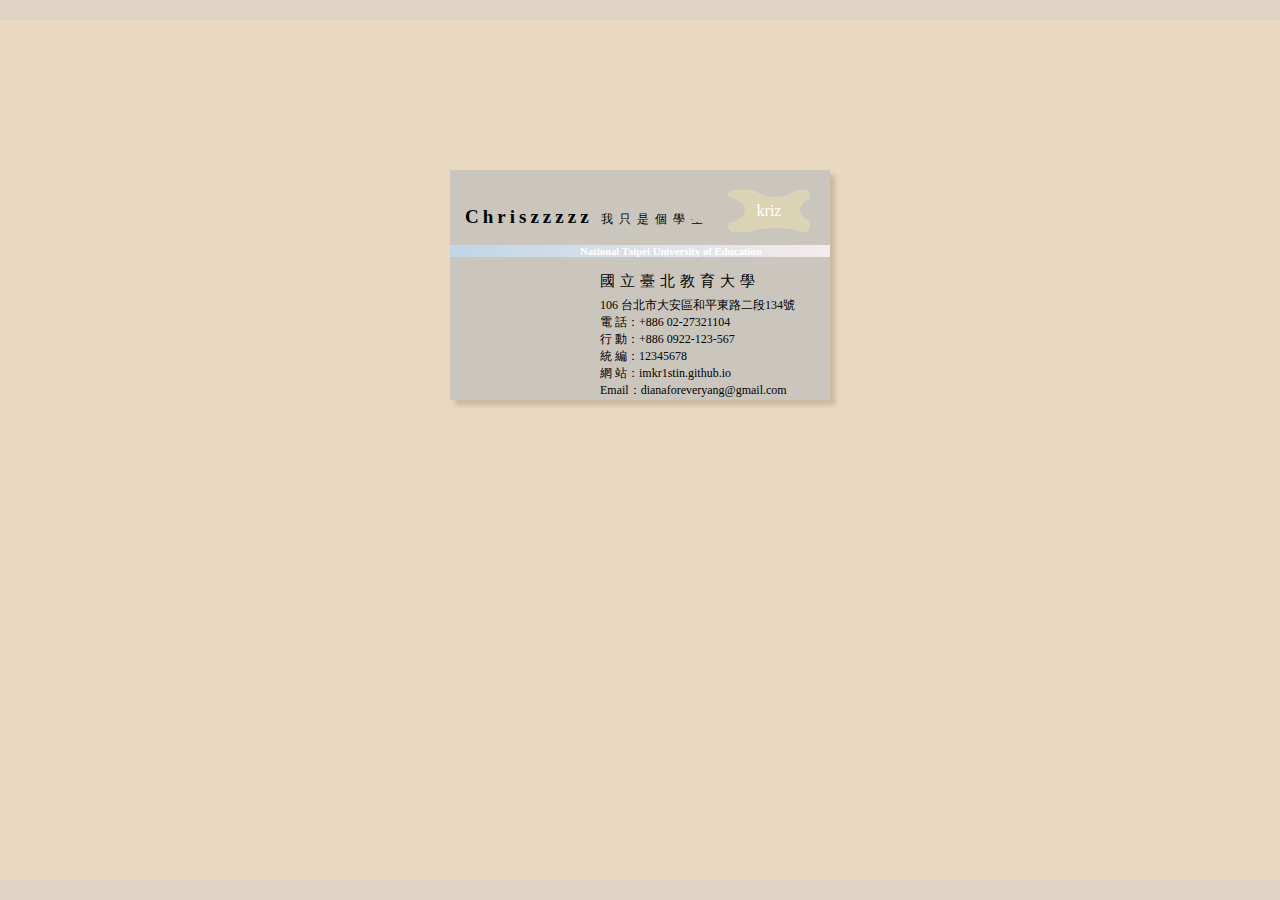
<file: 1008/1008_namecard.html>
<!DOCTYPE html>

<html>

	<head>
		<meta charset="utf-8">
		<title>Chirs' NAMECARD</title>
		<link href="1008_namecard.css" rel="stylesheet" type="text/css">
	</head>
	
	<body>		
		<div class="namecard">
		  
		  <h2>Chriszzzzz
			<span>我只是個學生</span>
		  </h2>
		  <h6>National Taipei University of Education</h6>
		  <div class="company">國立臺北教育大學</div>
		  <p>106 台北市大安區和平東路二段134號<br>
			電 話：+886 02-27321104<br>
			行 動：+886 0922-123-567<br>
			統 編：12345678<br>
			網 站：imkr1stin.github.io<br>
			Email：dianaforeveryang@gmail.com<br>
		  </p>
		  <div class="mark">kriz</div>
		  <div class="circle circle1"></div>
		  <div class="circle circle2"></div>
		  <div class="circle circle3"></div>
		  <div class="circle circle4"></div>
		</div>
	</body>


</html>
</file>
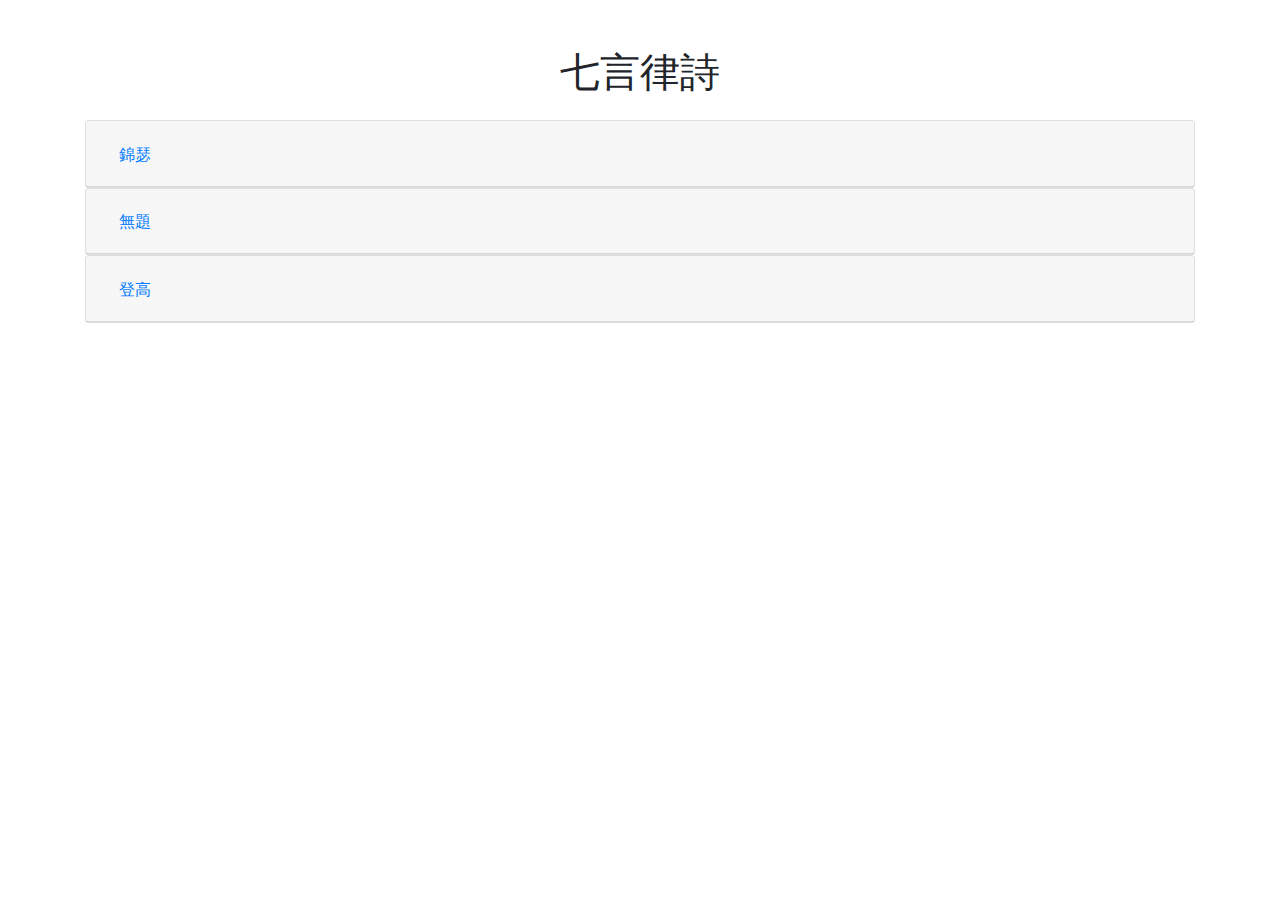
<file: 1203/bonus.index.html>
<!DOCTYPE html>
<html lang="zh-Hant">
<head>
    <meta charset="UTF-8">
    <meta name="viewport" content="width=device-width, initial-scale=1.0">
    <title>七言律詩展開與摺疊</title>
    <!-- 引入Bootstrap CSS -->
    <link href="https://stackpath.bootstrapcdn.com/bootstrap/4.5.2/css/bootstrap.min.css" rel="stylesheet">
</head>
<body>

<div class="container mt-5">
    <h1 class="text-center mb-4">七言律詩</h1>

    <!-- Accordion容器 -->
    <div id="poemAccordion">
        <!-- 錦瑟 -->
        <div class="card">
            <div class="card-header" id="heading1">
                <h2 class="mb-0">
                    <button class="btn btn-link" type="button" data-toggle="collapse" data-target="#collapse1" aria-expanded="false" aria-controls="collapse1">
                        錦瑟
                    </button>
                </h2>
            </div>
            <div id="collapse1" class="collapse" aria-labelledby="heading1" data-parent="#poemAccordion">
                <div class="card-body">
                    <p>錦瑟無端五十弦，一弦一柱思華年。</p>
                    <p>莊生曉夢迷蝴蝶，望帝春心托杜鵑。</p>
                </div>
            </div>
        </div>

        <!-- 無題 -->
        <div class="card">
            <div class="card-header" id="heading2">
                <h2 class="mb-0">
                    <button class="btn btn-link" type="button" data-toggle="collapse" data-target="#collapse2" aria-expanded="false" aria-controls="collapse2">
                        無題
                    </button>
                </h2>
            </div>
            <div id="collapse2" class="collapse" aria-labelledby="heading2" data-parent="#poemAccordion">
                <div class="card-body">
                    <p>昨夜星辰昨夜風，畫樓西畔桂堂東。</p>
                    <p>身無彩鳳雙飛翼，心有靈犀一點通。</p>
                </div>
            </div>
        </div>

        <!-- 登高 -->
        <div class="card">
            <div class="card-header" id="heading3">
                <h2 class="mb-0">
                    <button class="btn btn-link" type="button" data-toggle="collapse" data-target="#collapse3" aria-expanded="false" aria-controls="collapse3">
                        登高
                    </button>
                </h2>
            </div>
            <div id="collapse3" class="collapse" aria-labelledby="heading3" data-parent="#poemAccordion">
                <div class="card-body">
                    <p>無邊落木蕭蕭下，不盡長江滾滾來。</p>
                    <p>萬里悲秋常作客，百年多病獨登台。</p>
                </div>
            </div>
        </div>

    </div>
</div>

<!-- 引入Bootstrap JS和Popper.js -->
<script src="https://code.jquery.com/jquery-3.5.1.slim.min.js"></script>
<script src="https://cdn.jsdelivr.net/npm/@popperjs/core@2.5.3/dist/umd/popper.min.js"></script>
<script src="https://stackpath.bootstrapcdn.com/bootstrap/4.5.2/js/bootstrap.min.js"></script>

</body>
</html>
</file>
<file: 1022/abc.css>
.card {
box-shadow: 0 4px 8px 0 rgba(0,0,0,0.2);
transition:0.3s;
width:30%;
}
.card:hover{
box-shadow: 0 8px 16px 0rgba(0,0,0,0.2);
}
.container{
padding: 2px 16px;
}

.noto-serif-tc-123 {
  font-family: "Noto Serif TC", serif;
  font-optical-sizing: auto;
  font-weight: 400;
  font-style: normal;
}
</file>
<file: 1105/1022/abc.css>
.card {
box-shadow: 0 4px 8px 0 rgba(0,0,0,0.2);
transition:0.3s;
width:100%;
}
.card:hover{
box-shadow: 0 8px 16px 0rgba(0,0,0,0.2);
}
.container{
padding: 2px 16px;
}

.noto-serif-tc-123 {
  font-family: "Noto Serif TC", serif;
  font-optical-sizing: auto;
  font-weight: 400;
  font-style: normal;
}
</file>
<file: 1008/1008_namecard.css>
@charset "utf-8";
/* CSS Document */

*{
	/* border:solid 1px ; */
	position: relative;
}

html,body{
  width:100% ;height:100% ;
  padding:0px; margin:0px;
}

body{
  background-color: #EAD8C0;
  border-top: solid 20px #DFD3C3;
  border-bottom: solid 20px #DFD3C3;
  box-sizing: border-box;
  overflow: hidden;
}

.namecard{
  width:380px; height:230px;
  border: solid 1px rgab(0,0,0,0.5);
  padding:0px;
  margin-left:auto;
  margin-right:auto;
  margin-top:150px;
  
  background-color:#cac6bd;
  overflow: hidden;
  box-shadow: 5px 5px 5px rgba(0,0,0,0.15);
}

.namecard h2{
  position:absolute;
  font-size:19px;
  font-weight:550;
  color: rgba (0,0,0,0.1);
  letter-spacing:4px;
  padding-left:15px;
  padding-top:20px;
  margin-bottom:0px;
  
}

.namecard h2 span{
  font-size:12px;
  letter-spacing:6px;
  
}

.namecard h6{
  color:white;
/*   border:solid 1px #393c60; */
  padding-left:130px;
  background:linear-gradient(to right, #C0D6E8, #F5EBEB);
  top:50px;
}

.company{
  font-size:15px;
  font-weight:500;
  letter-spacing:5px;
  padding-left:150px;
  top:40px;
}

.namecard p {
  position:absolute;
  font-size:12px;
  padding-left:150px;
  top:115px;
}

.mark{
  color:white;
  text-align: center;
  line-height:40px;
  position:absolute;
  top:20px;
  right:20px;
  border:solid 1px #DAD4B5;
  border-radius:5px;
  width:80px; height:40px;
  background:#DAD4B5;
}
.circle{
  width: 60px; height: 50px;
  border-radius: 100%;
  position: absolute;
  background-color:#cac6bd
}
.circle1{
  width: 60px; height: 50px;
  top:-23px; right:25px;
}
.circle2{
  width: 60px; height: 30px;
  top:25px; right:-30px; 
}
.circle3{
  width: 50px; height: 10px;
  top:58px; right:30px;
}
.circle4{
  width: 60px; height: 30px;
  top:25px; right:85px; 
}
.title{
   font-size:300px;
  font-weight:200;
  position: absolute;
  bottom:100px;
  color: rgba(0,0,0,0.1)
}
</file>
